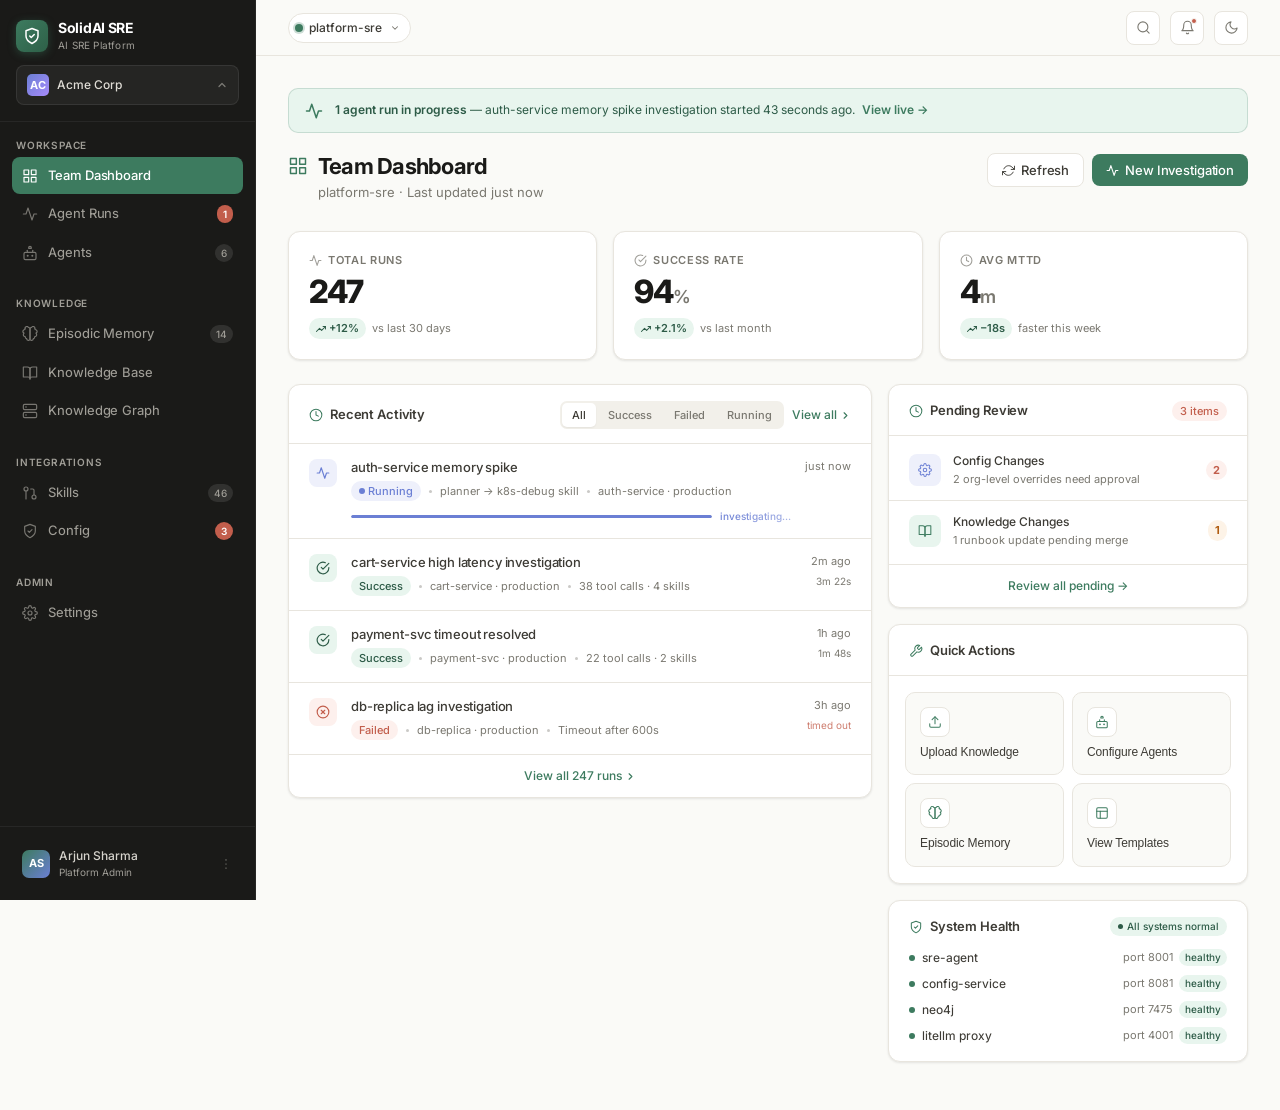
<file: .superpowers/brainstorm/13862-1774681377/content/full-redesign.html>
<!DOCTYPE html>
<html lang="en">
<head>
  <meta charset="UTF-8" />
  <meta name="viewport" content="width=device-width, initial-scale=1.0" />
  <title>SolidAI SRE — Team Dashboard</title>
  <link rel="preconnect" href="https://fonts.googleapis.com" />
  <link rel="preconnect" href="https://fonts.gstatic.com" crossorigin />
  <link href="https://fonts.googleapis.com/css2?family=Inter:wght@300;400;500;600;700;800&display=swap" rel="stylesheet" />
  <style>
    /* ─── Reset & Base ─────────────────────────────────────────────── */
    *, *::before, *::after { box-sizing: border-box; margin: 0; padding: 0; }

    :root {
      /* Light palette */
      --ws-bg:          #FAFAF7;
      --sidebar-bg:     #1A1A18;
      --sidebar-active: #3D7B5F;
      --sidebar-active-text: #FFFFFF;
      --sidebar-muted:  #A09E97;
      --sidebar-hover:  rgba(255,255,255,0.06);
      --card-bg:        #FFFFFF;
      --card-border:    #E8E5DE;
      --card-shadow:    0 1px 3px rgba(0,0,0,0.06), 0 1px 2px rgba(0,0,0,0.04);
      --card-shadow-md: 0 4px 12px rgba(0,0,0,0.07), 0 1px 3px rgba(0,0,0,0.04);
      --page-title:     #1A1A18;
      --body-text:      #3D3B35;
      --muted-text:     #7A7870;
      --accent:         #3D7B5F;
      --accent-hover:   #2E6048;
      --accent-light:   #E8F5EE;
      --danger:         #c25e4c;
      --danger-bg:      #FDF0ED;
      --success-bg:     #E8F5EE;
      --success-text:   #2D5B47;
      --neutral-bg:     #F2F0EA;
      --neutral-text:   #5A5850;
      --stat-num:       #1A1A18;
      --divider:        #E8E5DE;
      --input-bg:       #FFFFFF;
      --input-border:   #D4D0C8;
      --running-color:  #6B7FD4;
      --running-bg:     #EEF0FB;
      --sidebar-w:      256px;
    }

    html.dark {
      --ws-bg:       #2D2D2A;
      --card-bg:     #3D3B35;
      --card-border: #5A5850;
      --card-shadow: 0 1px 3px rgba(0,0,0,0.2), 0 1px 2px rgba(0,0,0,0.15);
      --card-shadow-md: 0 4px 12px rgba(0,0,0,0.3), 0 1px 3px rgba(0,0,0,0.2);
      --page-title:  #FAFAF7;
      --body-text:   #E8E5DE;
      --muted-text:  #A09E97;
      --stat-num:    #FAFAF7;
      --divider:     #5A5850;
      --input-bg:    #2D2D2A;
      --input-border:#5A5850;
      --neutral-bg:  #4A4840;
      --neutral-text:#C8C5BC;
      --accent-light:#1E3D2F;
      --success-bg:  #1E3D2F;
      --success-text:#7EC8A0;
      --danger-bg:   #3D2420;
      --running-bg:  #252840;
    }

    html, body {
      height: 100%;
      font-family: 'Inter', -apple-system, BlinkMacSystemFont, sans-serif;
      background: var(--ws-bg);
      color: var(--body-text);
      font-size: 14px;
      line-height: 1.5;
      -webkit-font-smoothing: antialiased;
      transition: background 0.3s cubic-bezier(0.32,0.72,0,1), color 0.3s cubic-bezier(0.32,0.72,0,1);
    }

    /* ─── Layout Shell ─────────────────────────────────────────────── */
    .app-shell {
      display: flex;
      min-height: 100vh;
    }

    /* ─── Sidebar ──────────────────────────────────────────────────── */
    .sidebar {
      width: var(--sidebar-w);
      flex-shrink: 0;
      background: var(--sidebar-bg);
      display: flex;
      flex-direction: column;
      position: fixed;
      top: 0; left: 0;
      height: 100vh;
      overflow-y: auto;
      overflow-x: hidden;
      z-index: 40;
      border-right: 1px solid rgba(255,255,255,0.05);
    }

    .sidebar::-webkit-scrollbar { width: 4px; }
    .sidebar::-webkit-scrollbar-track { background: transparent; }
    .sidebar::-webkit-scrollbar-thumb { background: rgba(255,255,255,0.08); border-radius: 2px; }

    .sidebar-header {
      padding: 20px 16px 16px;
      border-bottom: 1px solid rgba(255,255,255,0.06);
    }

    .logo-row {
      display: flex;
      align-items: center;
      gap: 10px;
    }

    .logo-mark {
      width: 32px; height: 32px;
      background: linear-gradient(135deg, #3D7B5F 0%, #2E6048 100%);
      border-radius: 8px;
      display: flex; align-items: center; justify-content: center;
      flex-shrink: 0;
      box-shadow: 0 2px 8px rgba(61,123,95,0.4);
    }

    .logo-mark svg { width: 18px; height: 18px; color: #fff; }

    .logo-text {
      display: flex;
      flex-direction: column;
    }

    .logo-name {
      font-size: 14px;
      font-weight: 700;
      color: #FFFFFF;
      letter-spacing: -0.02em;
      line-height: 1.2;
    }

    .logo-sub {
      font-size: 10px;
      color: var(--sidebar-muted);
      font-weight: 400;
      letter-spacing: 0.02em;
      margin-top: 1px;
    }

    .org-switcher {
      margin-top: 12px;
      background: rgba(255,255,255,0.05);
      border: 1px solid rgba(255,255,255,0.08);
      border-radius: 8px;
      padding: 8px 10px;
      display: flex;
      align-items: center;
      gap: 8px;
      cursor: pointer;
      transition: background 0.2s;
    }
    .org-switcher:hover { background: rgba(255,255,255,0.08); }

    .org-avatar {
      width: 22px; height: 22px;
      background: linear-gradient(135deg, #6B7FD4, #A78BFA);
      border-radius: 5px;
      font-size: 11px;
      font-weight: 700;
      color: #fff;
      display: flex; align-items: center; justify-content: center;
      flex-shrink: 0;
    }

    .org-name {
      font-size: 12px;
      font-weight: 500;
      color: #E0DDD6;
      flex: 1;
    }

    .org-chevron {
      color: var(--sidebar-muted);
      opacity: 0.7;
    }

    /* Nav sections */
    .nav-section {
      padding: 16px 12px 8px;
    }

    .nav-section-label {
      font-size: 10px;
      font-weight: 600;
      color: var(--sidebar-muted);
      letter-spacing: 0.08em;
      text-transform: uppercase;
      padding: 0 4px;
      margin-bottom: 4px;
    }

    .nav-item {
      display: flex;
      align-items: center;
      gap: 10px;
      padding: 9px 10px;
      border-radius: 8px;
      cursor: pointer;
      color: var(--sidebar-muted);
      font-size: 13px;
      font-weight: 450;
      letter-spacing: -0.005em;
      transition: all 0.18s cubic-bezier(0.32,0.72,0,1);
      text-decoration: none;
      position: relative;
      margin-bottom: 1px;
      user-select: none;
    }

    .nav-item:hover {
      background: var(--sidebar-hover);
      color: #D6D3CC;
    }

    .nav-item.active {
      background: var(--sidebar-active);
      color: var(--sidebar-active-text);
      font-weight: 500;
    }

    .nav-item.active .nav-icon { color: #fff; opacity: 1; }

    .nav-icon {
      width: 16px; height: 16px;
      flex-shrink: 0;
      opacity: 0.7;
      transition: opacity 0.18s;
    }
    .nav-item:hover .nav-icon { opacity: 0.9; }

    .nav-badge {
      margin-left: auto;
      background: var(--danger);
      color: #fff;
      font-size: 10px;
      font-weight: 600;
      padding: 1px 6px;
      border-radius: 10px;
      line-height: 1.6;
    }

    .nav-badge-neutral {
      margin-left: auto;
      background: rgba(255,255,255,0.1);
      color: var(--sidebar-muted);
      font-size: 10px;
      font-weight: 500;
      padding: 1px 6px;
      border-radius: 10px;
      line-height: 1.6;
    }

    .sidebar-footer {
      margin-top: auto;
      padding: 12px;
      border-top: 1px solid rgba(255,255,255,0.06);
    }

    .sidebar-user {
      display: flex;
      align-items: center;
      gap: 9px;
      padding: 8px 10px;
      border-radius: 8px;
      cursor: pointer;
      transition: background 0.18s;
    }
    .sidebar-user:hover { background: var(--sidebar-hover); }

    .user-avatar {
      width: 28px; height: 28px;
      background: linear-gradient(135deg, #3D7B5F, #6B7FD4);
      border-radius: 7px;
      font-size: 11px;
      font-weight: 700;
      color: #fff;
      display: flex; align-items: center; justify-content: center;
      flex-shrink: 0;
    }

    .user-info { flex: 1; min-width: 0; }
    .user-name {
      font-size: 12px;
      font-weight: 500;
      color: #D6D3CC;
      white-space: nowrap;
      overflow: hidden;
      text-overflow: ellipsis;
    }
    .user-role {
      font-size: 10px;
      color: var(--sidebar-muted);
    }

    /* ─── Main Content ─────────────────────────────────────────────── */
    .main {
      margin-left: var(--sidebar-w);
      flex: 1;
      min-height: 100vh;
      background: var(--ws-bg);
      transition: background 0.3s cubic-bezier(0.32,0.72,0,1);
    }

    .topbar {
      height: 56px;
      border-bottom: 1px solid var(--divider);
      display: flex;
      align-items: center;
      justify-content: flex-end;
      padding: 0 32px;
      gap: 10px;
      background: var(--ws-bg);
      transition: background 0.3s cubic-bezier(0.32,0.72,0,1), border-color 0.3s;
      position: sticky;
      top: 0;
      z-index: 30;
    }

    .topbar-team-pill {
      display: flex;
      align-items: center;
      gap: 6px;
      padding: 5px 10px 5px 6px;
      background: var(--card-bg);
      border: 1px solid var(--card-border);
      border-radius: 20px;
      font-size: 12px;
      font-weight: 500;
      color: var(--body-text);
      cursor: pointer;
      transition: all 0.18s;
    }
    .topbar-team-pill:hover { border-color: var(--accent); }

    .team-dot {
      width: 8px; height: 8px;
      background: #3D7B5F;
      border-radius: 50%;
      box-shadow: 0 0 0 2px rgba(61,123,95,0.25);
    }

    .topbar-icon-btn {
      width: 34px; height: 34px;
      border-radius: 8px;
      border: 1px solid var(--card-border);
      background: var(--card-bg);
      display: flex; align-items: center; justify-content: center;
      cursor: pointer;
      color: var(--muted-text);
      transition: all 0.18s cubic-bezier(0.32,0.72,0,1);
    }
    .topbar-icon-btn:hover {
      background: var(--neutral-bg);
      color: var(--body-text);
      border-color: var(--input-border);
    }
    .topbar-icon-btn svg { width: 15px; height: 15px; }

    .dark-toggle {
      width: 34px; height: 34px;
      border-radius: 8px;
      border: 1px solid var(--card-border);
      background: var(--card-bg);
      display: flex; align-items: center; justify-content: center;
      cursor: pointer;
      color: var(--muted-text);
      transition: all 0.2s cubic-bezier(0.32,0.72,0,1);
    }
    .dark-toggle:hover {
      background: var(--neutral-bg);
      color: var(--body-text);
      transform: rotate(15deg);
    }
    .dark-toggle svg { width: 15px; height: 15px; }

    /* ─── Page Content ─────────────────────────────────────────────── */
    .page-content {
      padding: 32px 32px 48px;
      max-width: 1280px;
    }

    /* Page Header */
    .page-header {
      margin-bottom: 28px;
      display: flex;
      align-items: flex-start;
      justify-content: space-between;
    }

    .page-header-left { flex: 1; }

    .page-title-row {
      display: flex;
      align-items: center;
      gap: 10px;
      margin-bottom: 4px;
    }

    .page-title-icon {
      width: 20px; height: 20px;
      color: var(--accent);
    }

    .page-title {
      font-size: 22px;
      font-weight: 700;
      color: var(--page-title);
      letter-spacing: -0.035em;
      line-height: 1.2;
      transition: color 0.3s;
    }

    .page-subtitle {
      font-size: 13px;
      color: var(--muted-text);
      font-weight: 400;
      margin-left: 30px;
      transition: color 0.3s;
    }

    .btn-primary {
      display: inline-flex;
      align-items: center;
      gap: 6px;
      padding: 8px 14px;
      background: var(--accent);
      color: #fff;
      border: none;
      border-radius: 8px;
      font-size: 13px;
      font-weight: 500;
      font-family: inherit;
      cursor: pointer;
      transition: all 0.18s cubic-bezier(0.32,0.72,0,1);
      letter-spacing: -0.01em;
      white-space: nowrap;
    }
    .btn-primary:hover {
      background: var(--accent-hover);
      transform: translateY(-1px);
      box-shadow: 0 4px 12px rgba(61,123,95,0.3);
    }
    .btn-primary:active { transform: translateY(0); }
    .btn-primary svg { width: 13px; height: 13px; }

    .btn-secondary {
      display: inline-flex;
      align-items: center;
      gap: 6px;
      padding: 8px 14px;
      background: var(--card-bg);
      color: var(--body-text);
      border: 1px solid var(--card-border);
      border-radius: 8px;
      font-size: 13px;
      font-weight: 500;
      font-family: inherit;
      cursor: pointer;
      transition: all 0.18s cubic-bezier(0.32,0.72,0,1);
      letter-spacing: -0.01em;
    }
    .btn-secondary:hover {
      background: var(--neutral-bg);
      border-color: var(--input-border);
    }
    .btn-secondary svg { width: 13px; height: 13px; }

    /* ─── Stat Cards ───────────────────────────────────────────────── */
    .stats-row {
      display: grid;
      grid-template-columns: repeat(3, 1fr);
      gap: 16px;
      margin-bottom: 24px;
    }

    .stat-card {
      background: var(--card-bg);
      border: 1px solid var(--card-border);
      border-radius: 12px;
      padding: 20px;
      box-shadow: var(--card-shadow);
      transition: all 0.3s cubic-bezier(0.32,0.72,0,1);
      position: relative;
      overflow: hidden;
    }

    .stat-card::before {
      content: '';
      position: absolute;
      top: 0; left: 0; right: 0;
      height: 2px;
      background: linear-gradient(90deg, var(--accent) 0%, transparent 100%);
      opacity: 0;
      transition: opacity 0.2s;
    }
    .stat-card:hover::before { opacity: 1; }

    .stat-card:hover {
      box-shadow: var(--card-shadow-md);
      transform: translateY(-1px);
    }

    .stat-label {
      font-size: 11px;
      font-weight: 600;
      color: var(--muted-text);
      text-transform: uppercase;
      letter-spacing: 0.06em;
      margin-bottom: 8px;
      display: flex;
      align-items: center;
      gap: 6px;
    }

    .stat-label svg {
      width: 13px; height: 13px;
      opacity: 0.7;
    }

    .stat-value {
      font-size: 32px;
      font-weight: 800;
      color: var(--stat-num);
      letter-spacing: -0.05em;
      line-height: 1;
      margin-bottom: 10px;
      transition: color 0.3s;
    }

    .stat-footer {
      display: flex;
      align-items: center;
      gap: 6px;
    }

    .trend-badge {
      display: inline-flex;
      align-items: center;
      gap: 3px;
      padding: 2px 7px;
      border-radius: 20px;
      font-size: 11px;
      font-weight: 600;
    }

    .trend-up {
      background: var(--success-bg);
      color: var(--success-text);
    }

    .trend-neutral {
      background: var(--neutral-bg);
      color: var(--neutral-text);
    }

    .trend-down {
      background: var(--danger-bg);
      color: var(--danger);
    }

    .trend-badge svg { width: 10px; height: 10px; }

    .stat-period {
      font-size: 11px;
      color: var(--muted-text);
    }

    /* ─── Main Grid ────────────────────────────────────────────────── */
    .main-grid {
      display: grid;
      grid-template-columns: 1fr 360px;
      gap: 16px;
      align-items: start;
    }

    /* ─── Cards ────────────────────────────────────────────────────── */
    .card {
      background: var(--card-bg);
      border: 1px solid var(--card-border);
      border-radius: 12px;
      box-shadow: var(--card-shadow);
      transition: background 0.3s cubic-bezier(0.32,0.72,0,1),
                  border-color 0.3s cubic-bezier(0.32,0.72,0,1),
                  box-shadow 0.2s cubic-bezier(0.32,0.72,0,1);
      overflow: hidden;
    }

    .card-header {
      padding: 16px 20px 14px;
      border-bottom: 1px solid var(--divider);
      display: flex;
      align-items: center;
      justify-content: space-between;
      transition: border-color 0.3s;
    }

    .card-title {
      font-size: 13px;
      font-weight: 600;
      color: var(--body-text);
      letter-spacing: -0.01em;
      display: flex;
      align-items: center;
      gap: 7px;
      transition: color 0.3s;
    }

    .card-title svg {
      width: 14px; height: 14px;
      color: var(--accent);
    }

    .card-actions {
      display: flex;
      align-items: center;
      gap: 8px;
    }

    .card-link {
      font-size: 12px;
      color: var(--accent);
      font-weight: 500;
      cursor: pointer;
      text-decoration: none;
      transition: opacity 0.15s;
      display: flex;
      align-items: center;
      gap: 3px;
    }
    .card-link:hover { opacity: 0.75; }
    .card-link svg { width: 11px; height: 11px; }

    .filter-tabs {
      display: flex;
      align-items: center;
      gap: 2px;
      background: var(--neutral-bg);
      border-radius: 7px;
      padding: 2px;
    }

    .filter-tab {
      padding: 4px 10px;
      font-size: 11px;
      font-weight: 500;
      color: var(--muted-text);
      border-radius: 5px;
      cursor: pointer;
      transition: all 0.15s cubic-bezier(0.32,0.72,0,1);
      white-space: nowrap;
    }
    .filter-tab.active {
      background: var(--card-bg);
      color: var(--body-text);
      box-shadow: 0 1px 2px rgba(0,0,0,0.06);
    }
    .filter-tab:hover:not(.active) { color: var(--body-text); }

    /* ─── Activity Rows ─────────────────────────────────────────────── */
    .activity-list { padding: 0; }

    .activity-row {
      display: flex;
      align-items: flex-start;
      gap: 14px;
      padding: 14px 20px;
      border-bottom: 1px solid var(--divider);
      transition: background 0.15s cubic-bezier(0.32,0.72,0,1);
      cursor: pointer;
      text-decoration: none;
    }

    .activity-row:last-child { border-bottom: none; }

    .activity-row:hover { background: var(--neutral-bg); }

    .status-icon {
      width: 28px; height: 28px;
      border-radius: 8px;
      display: flex; align-items: center; justify-content: center;
      flex-shrink: 0;
      margin-top: 1px;
    }

    .status-icon.success {
      background: var(--success-bg);
      color: var(--success-text);
    }

    .status-icon.failed {
      background: var(--danger-bg);
      color: var(--danger);
    }

    .status-icon.running {
      background: var(--running-bg);
      color: var(--running-color);
    }

    .status-icon svg { width: 14px; height: 14px; }

    .activity-body { flex: 1; min-width: 0; }

    .activity-title {
      font-size: 13px;
      font-weight: 500;
      color: var(--body-text);
      letter-spacing: -0.01em;
      margin-bottom: 3px;
      white-space: nowrap;
      overflow: hidden;
      text-overflow: ellipsis;
      transition: color 0.3s;
    }

    .activity-meta {
      display: flex;
      align-items: center;
      gap: 8px;
      flex-wrap: wrap;
    }

    .badge {
      display: inline-flex;
      align-items: center;
      gap: 3px;
      padding: 2px 8px;
      border-radius: 20px;
      font-size: 11px;
      font-weight: 500;
      white-space: nowrap;
    }

    .badge-success {
      background: var(--success-bg);
      color: var(--success-text);
    }

    .badge-failed {
      background: var(--danger-bg);
      color: var(--danger);
    }

    .badge-running {
      background: var(--running-bg);
      color: var(--running-color);
    }

    .badge-neutral {
      background: var(--neutral-bg);
      color: var(--neutral-text);
    }

    .badge svg { width: 9px; height: 9px; }

    .activity-timestamp {
      margin-left: auto;
      font-size: 11px;
      color: var(--muted-text);
      white-space: nowrap;
      flex-shrink: 0;
    }

    .activity-detail {
      font-size: 11px;
      color: var(--muted-text);
    }

    .dot-sep {
      width: 3px; height: 3px;
      background: var(--muted-text);
      border-radius: 50%;
      opacity: 0.4;
    }

    /* Running pulse indicator */
    .pulse-dot {
      width: 6px; height: 6px;
      background: var(--running-color);
      border-radius: 50%;
      flex-shrink: 0;
      animation: pulse-anim 1.6s ease-in-out infinite;
    }

    @keyframes pulse-anim {
      0%, 100% { opacity: 1; transform: scale(1); }
      50% { opacity: 0.5; transform: scale(0.8); }
    }

    .activity-progress {
      margin-top: 8px;
      display: flex;
      align-items: center;
      gap: 8px;
    }

    .progress-bar-bg {
      flex: 1;
      height: 3px;
      background: var(--divider);
      border-radius: 2px;
      overflow: hidden;
    }

    .progress-bar-fill {
      height: 100%;
      background: var(--running-color);
      border-radius: 2px;
      animation: progress-fill 3s ease-in-out infinite alternate;
    }

    @keyframes progress-fill {
      0% { width: 30%; }
      100% { width: 75%; }
    }

    .progress-label {
      font-size: 10px;
      color: var(--running-color);
      font-weight: 500;
      white-space: nowrap;
    }

    /* ─── Right Sidebar Cards ──────────────────────────────────────── */
    .right-col {
      display: flex;
      flex-direction: column;
      gap: 16px;
    }

    /* Pending Items */
    .pending-list { padding: 4px 0; }

    .pending-item {
      display: flex;
      align-items: center;
      gap: 12px;
      padding: 12px 20px;
      border-bottom: 1px solid var(--divider);
      transition: background 0.15s;
      cursor: pointer;
    }
    .pending-item:last-child { border-bottom: none; }
    .pending-item:hover { background: var(--neutral-bg); }

    .pending-icon {
      width: 32px; height: 32px;
      border-radius: 8px;
      display: flex; align-items: center; justify-content: center;
      flex-shrink: 0;
    }

    .pending-icon.config {
      background: #EEF0FB;
      color: #6B7FD4;
    }
    html.dark .pending-icon.config {
      background: #252840;
    }

    .pending-icon.knowledge {
      background: var(--accent-light);
      color: var(--accent);
    }

    .pending-icon svg { width: 14px; height: 14px; }

    .pending-body { flex: 1; min-width: 0; }

    .pending-title {
      font-size: 12px;
      font-weight: 500;
      color: var(--body-text);
      margin-bottom: 1px;
      transition: color 0.3s;
    }

    .pending-sub {
      font-size: 11px;
      color: var(--muted-text);
    }

    .pending-count {
      background: var(--danger-bg);
      color: var(--danger);
      font-size: 11px;
      font-weight: 700;
      padding: 2px 7px;
      border-radius: 10px;
      flex-shrink: 0;
    }

    .pending-count.amber {
      background: #FDF3E7;
      color: #B05C10;
    }

    html.dark .pending-count.amber {
      background: #3D2E20;
      color: #E8943A;
    }

    /* Quick Actions */
    .quick-actions-grid {
      display: grid;
      grid-template-columns: 1fr 1fr;
      gap: 8px;
      padding: 16px;
    }

    .quick-action-btn {
      display: flex;
      flex-direction: column;
      align-items: flex-start;
      gap: 8px;
      padding: 14px;
      background: var(--ws-bg);
      border: 1px solid var(--card-border);
      border-radius: 10px;
      cursor: pointer;
      transition: all 0.18s cubic-bezier(0.32,0.72,0,1);
      text-align: left;
    }

    .quick-action-btn:hover {
      background: var(--accent-light);
      border-color: rgba(61,123,95,0.25);
      transform: translateY(-1px);
    }

    .qa-icon {
      width: 30px; height: 30px;
      border-radius: 8px;
      background: var(--card-bg);
      border: 1px solid var(--card-border);
      display: flex; align-items: center; justify-content: center;
      color: var(--accent);
      transition: all 0.18s;
    }

    .quick-action-btn:hover .qa-icon {
      background: var(--accent);
      color: #fff;
      border-color: var(--accent);
    }

    .qa-icon svg { width: 14px; height: 14px; }

    .qa-label {
      font-size: 12px;
      font-weight: 500;
      color: var(--body-text);
      letter-spacing: -0.01em;
      line-height: 1.3;
      transition: color 0.3s;
    }

    /* ─── Dividers ─────────────────────────────────────────────────── */
    .section-divider {
      height: 1px;
      background: var(--divider);
      margin: 0;
      transition: background 0.3s;
    }

    /* ─── Empty / Footer items ─────────────────────────────────────── */
    .card-footer {
      padding: 12px 20px;
      border-top: 1px solid var(--divider);
      display: flex;
      align-items: center;
      justify-content: center;
      transition: border-color 0.3s;
    }

    /* ─── Agent Status Mini-Bar ─────────────────────────────────────── */
    .agent-status-bar {
      display: flex;
      align-items: center;
      gap: 6px;
      padding: 6px 10px;
      background: var(--running-bg);
      border: 1px solid rgba(107,127,212,0.2);
      border-radius: 8px;
      font-size: 11px;
      color: var(--running-color);
      font-weight: 500;
    }

    .agent-pulse {
      width: 6px; height: 6px;
      background: var(--running-color);
      border-radius: 50%;
      animation: pulse-anim 1.4s ease-in-out infinite;
    }

    /* ─── Info Banner ───────────────────────────────────────────────── */
    .info-banner {
      display: flex;
      align-items: flex-start;
      gap: 12px;
      padding: 12px 16px;
      background: var(--accent-light);
      border: 1px solid rgba(61,123,95,0.2);
      border-radius: 10px;
      margin-bottom: 20px;
    }

    .info-banner-icon {
      width: 18px; height: 18px;
      color: var(--accent);
      flex-shrink: 0;
      margin-top: 1px;
    }

    .info-banner-text {
      font-size: 12px;
      color: var(--success-text);
      line-height: 1.5;
    }

    .info-banner-text strong {
      font-weight: 600;
    }

    /* ─── Scrollbar ─────────────────────────────────────────────────── */
    .main::-webkit-scrollbar { width: 6px; }
    .main::-webkit-scrollbar-track { background: transparent; }
    .main::-webkit-scrollbar-thumb {
      background: var(--divider);
      border-radius: 3px;
    }

    /* ─── Transitions for dark mode ─────────────────────────────────── */
    .card, .stat-card, .topbar, .card-header,
    .section-divider, .activity-row, .pending-item,
    .quick-action-btn, .qa-icon, .badge, .filter-tab {
      transition-property: background, border-color, color, box-shadow;
      transition-duration: 0.25s;
      transition-timing-function: cubic-bezier(0.32,0.72,0,1);
    }

    /* ─── Shimmer (running row) ─────────────────────────────────────── */
    .shimmer-text {
      background: linear-gradient(
        90deg,
        var(--running-color) 0%,
        rgba(107,127,212,0.6) 50%,
        var(--running-color) 100%
      );
      background-size: 200% auto;
      -webkit-background-clip: text;
      -webkit-text-fill-color: transparent;
      background-clip: text;
      animation: shimmer 2.5s linear infinite;
    }

    @keyframes shimmer {
      0% { background-position: 0% center; }
      100% { background-position: 200% center; }
    }
  </style>
</head>
<body>
<div class="app-shell">

  <!-- ═══════════════════════════════════════════
       SIDEBAR
  ═══════════════════════════════════════════ -->
  <aside class="sidebar">

    <!-- Logo -->
    <div class="sidebar-header">
      <div class="logo-row">
        <div class="logo-mark">
          <!-- Shield-check icon -->
          <svg viewBox="0 0 24 24" fill="none" stroke="currentColor" stroke-width="2" stroke-linecap="round" stroke-linejoin="round">
            <path d="M12 22s8-4 8-10V5l-8-3-8 3v7c0 6 8 10 8 10z"/>
            <polyline points="9 12 11 14 15 10"/>
          </svg>
        </div>
        <div class="logo-text">
          <span class="logo-name">SolidAI SRE</span>
          <span class="logo-sub">AI SRE Platform</span>
        </div>
      </div>
      <div class="org-switcher">
        <div class="org-avatar">AC</div>
        <span class="org-name">Acme Corp</span>
        <!-- Chevrons up-down -->
        <svg class="org-chevron" width="12" height="12" viewBox="0 0 24 24" fill="none" stroke="currentColor" stroke-width="2.5" stroke-linecap="round" stroke-linejoin="round">
          <polyline points="18 15 12 9 6 15"/>
        </svg>
      </div>
    </div>

    <!-- Main Nav -->
    <div class="nav-section">
      <div class="nav-section-label">Workspace</div>

      <a class="nav-item active">
        <!-- LayoutDashboard -->
        <svg class="nav-icon" viewBox="0 0 24 24" fill="none" stroke="currentColor" stroke-width="1.75" stroke-linecap="round" stroke-linejoin="round">
          <rect x="3" y="3" width="7" height="7"/><rect x="14" y="3" width="7" height="7"/>
          <rect x="14" y="14" width="7" height="7"/><rect x="3" y="14" width="7" height="7"/>
        </svg>
        <span>Team Dashboard</span>
      </a>

      <a class="nav-item">
        <!-- Activity -->
        <svg class="nav-icon" viewBox="0 0 24 24" fill="none" stroke="currentColor" stroke-width="1.75" stroke-linecap="round" stroke-linejoin="round">
          <polyline points="22 12 18 12 15 21 9 3 6 12 2 12"/>
        </svg>
        <span>Agent Runs</span>
        <span class="nav-badge">1</span>
      </a>

      <a class="nav-item">
        <!-- Bot -->
        <svg class="nav-icon" viewBox="0 0 24 24" fill="none" stroke="currentColor" stroke-width="1.75" stroke-linecap="round" stroke-linejoin="round">
          <rect x="3" y="11" width="18" height="11" rx="2" ry="2"/>
          <path d="M12 2a2 2 0 0 1 2 2v1H10V4a2 2 0 0 1 2-2z"/>
          <circle cx="8.5" cy="16" r="1.5" fill="currentColor" stroke="none"/>
          <circle cx="15.5" cy="16" r="1.5" fill="currentColor" stroke="none"/>
          <line x1="8" y1="11" x2="8" y2="8"/><line x1="16" y1="11" x2="16" y2="8"/>
        </svg>
        <span>Agents</span>
        <span class="nav-badge-neutral">6</span>
      </a>
    </div>

    <div class="nav-section">
      <div class="nav-section-label">Knowledge</div>

      <a class="nav-item">
        <!-- Brain -->
        <svg class="nav-icon" viewBox="0 0 24 24" fill="none" stroke="currentColor" stroke-width="1.75" stroke-linecap="round" stroke-linejoin="round">
          <path d="M9.5 2A2.5 2.5 0 0 1 12 4.5v15a2.5 2.5 0 0 1-4.96-.46 2.5 2.5 0 0 1-1.96-2.96A3 3 0 0 1 2 13a3 3 0 0 1 1.08-2.29 2.5 2.5 0 0 1-.28-4.69A2.5 2.5 0 0 1 5 4.5 2.5 2.5 0 0 1 9.5 2z"/>
          <path d="M14.5 2A2.5 2.5 0 0 0 12 4.5v15a2.5 2.5 0 0 0 4.96-.46 2.5 2.5 0 0 0 1.96-2.96A3 3 0 0 0 22 13a3 3 0 0 0-1.08-2.29 2.5 2.5 0 0 0 .28-4.69A2.5 2.5 0 0 0 19 4.5 2.5 2.5 0 0 0 14.5 2z"/>
        </svg>
        <span>Episodic Memory</span>
        <span class="nav-badge-neutral">14</span>
      </a>

      <a class="nav-item">
        <!-- BookOpen -->
        <svg class="nav-icon" viewBox="0 0 24 24" fill="none" stroke="currentColor" stroke-width="1.75" stroke-linecap="round" stroke-linejoin="round">
          <path d="M2 3h6a4 4 0 0 1 4 4v14a3 3 0 0 0-3-3H2z"/>
          <path d="M22 3h-6a4 4 0 0 0-4 4v14a3 3 0 0 1 3-3h7z"/>
        </svg>
        <span>Knowledge Base</span>
      </a>

      <a class="nav-item">
        <!-- Server / Neo4j -->
        <svg class="nav-icon" viewBox="0 0 24 24" fill="none" stroke="currentColor" stroke-width="1.75" stroke-linecap="round" stroke-linejoin="round">
          <rect x="2" y="2" width="20" height="8" rx="2" ry="2"/>
          <rect x="2" y="14" width="20" height="8" rx="2" ry="2"/>
          <line x1="6" y1="6" x2="6.01" y2="6" stroke-width="2.5"/>
          <line x1="6" y1="18" x2="6.01" y2="18" stroke-width="2.5"/>
        </svg>
        <span>Knowledge Graph</span>
      </a>
    </div>

    <div class="nav-section">
      <div class="nav-section-label">Integrations</div>

      <a class="nav-item">
        <!-- GitPullRequest / Skills -->
        <svg class="nav-icon" viewBox="0 0 24 24" fill="none" stroke="currentColor" stroke-width="1.75" stroke-linecap="round" stroke-linejoin="round">
          <circle cx="18" cy="18" r="3"/><circle cx="6" cy="6" r="3"/>
          <path d="M13 6h3a2 2 0 0 1 2 2v7"/>
          <line x1="6" y1="9" x2="6" y2="21"/>
        </svg>
        <span>Skills</span>
        <span class="nav-badge-neutral">46</span>
      </a>

      <a class="nav-item">
        <!-- ShieldCheck / Config -->
        <svg class="nav-icon" viewBox="0 0 24 24" fill="none" stroke="currentColor" stroke-width="1.75" stroke-linecap="round" stroke-linejoin="round">
          <path d="M12 22s8-4 8-10V5l-8-3-8 3v7c0 6 8 10 8 10z"/>
          <polyline points="9 12 11 14 15 10"/>
        </svg>
        <span>Config</span>
        <span class="nav-badge">3</span>
      </a>
    </div>

    <div class="nav-section">
      <div class="nav-section-label">Admin</div>
      <a class="nav-item">
        <!-- Settings -->
        <svg class="nav-icon" viewBox="0 0 24 24" fill="none" stroke="currentColor" stroke-width="1.75" stroke-linecap="round" stroke-linejoin="round">
          <circle cx="12" cy="12" r="3"/>
          <path d="M19.4 15a1.65 1.65 0 0 0 .33 1.82l.06.06a2 2 0 0 1 0 2.83 2 2 0 0 1-2.83 0l-.06-.06a1.65 1.65 0 0 0-1.82-.33 1.65 1.65 0 0 0-1 1.51V21a2 2 0 0 1-2 2 2 2 0 0 1-2-2v-.09A1.65 1.65 0 0 0 9 19.4a1.65 1.65 0 0 0-1.82.33l-.06.06a2 2 0 0 1-2.83 0 2 2 0 0 1 0-2.83l.06-.06A1.65 1.65 0 0 0 4.68 15a1.65 1.65 0 0 0-1.51-1H3a2 2 0 0 1-2-2 2 2 0 0 1 2-2h.09A1.65 1.65 0 0 0 4.6 9a1.65 1.65 0 0 0-.33-1.82l-.06-.06a2 2 0 0 1 0-2.83 2 2 0 0 1 2.83 0l.06.06A1.65 1.65 0 0 0 9 4.68a1.65 1.65 0 0 0 1-1.51V3a2 2 0 0 1 2-2 2 2 0 0 1 2 2v.09a1.65 1.65 0 0 0 1 1.51 1.65 1.65 0 0 0 1.82-.33l.06-.06a2 2 0 0 1 2.83 0 2 2 0 0 1 0 2.83l-.06.06A1.65 1.65 0 0 0 19.4 9a1.65 1.65 0 0 0 1.51 1H21a2 2 0 0 1 2 2 2 2 0 0 1-2 2h-.09a1.65 1.65 0 0 0-1.51 1z"/>
        </svg>
        <span>Settings</span>
      </a>
    </div>

    <!-- User Footer -->
    <div class="sidebar-footer">
      <div class="sidebar-user">
        <div class="user-avatar">AS</div>
        <div class="user-info">
          <div class="user-name">Arjun Sharma</div>
          <div class="user-role">Platform Admin</div>
        </div>
        <!-- More options -->
        <svg style="width:14px;height:14px;color:#A09E97;flex-shrink:0" viewBox="0 0 24 24" fill="none" stroke="currentColor" stroke-width="2" stroke-linecap="round" stroke-linejoin="round">
          <circle cx="12" cy="5" r="1" fill="currentColor" stroke="none"/>
          <circle cx="12" cy="12" r="1" fill="currentColor" stroke="none"/>
          <circle cx="12" cy="19" r="1" fill="currentColor" stroke="none"/>
        </svg>
      </div>
    </div>
  </aside>

  <!-- ═══════════════════════════════════════════
       MAIN CONTENT
  ═══════════════════════════════════════════ -->
  <main class="main">

    <!-- Top Bar -->
    <div class="topbar">
      <!-- Team indicator -->
      <div class="topbar-team-pill">
        <div class="team-dot"></div>
        <span style="font-size:12px;font-weight:500;color:var(--body-text)">platform-sre</span>
        <!-- small chevron -->
        <svg style="width:10px;height:10px;color:var(--muted-text);margin-left:2px" viewBox="0 0 24 24" fill="none" stroke="currentColor" stroke-width="2.5" stroke-linecap="round" stroke-linejoin="round">
          <polyline points="6 9 12 15 18 9"/>
        </svg>
      </div>

      <!-- Spacer -->
      <div style="flex:1"></div>

      <!-- Search -->
      <div class="topbar-icon-btn" title="Search">
        <svg viewBox="0 0 24 24" fill="none" stroke="currentColor" stroke-width="1.75" stroke-linecap="round" stroke-linejoin="round">
          <circle cx="11" cy="11" r="8"/>
          <line x1="21" y1="21" x2="16.65" y2="16.65"/>
        </svg>
      </div>

      <!-- Notifications -->
      <div class="topbar-icon-btn" title="Notifications" style="position:relative">
        <svg viewBox="0 0 24 24" fill="none" stroke="currentColor" stroke-width="1.75" stroke-linecap="round" stroke-linejoin="round">
          <path d="M18 8A6 6 0 0 0 6 8c0 7-3 9-3 9h18s-3-2-3-9"/>
          <path d="M13.73 21a2 2 0 0 1-3.46 0"/>
        </svg>
        <span style="position:absolute;top:6px;right:6px;width:6px;height:6px;background:#c25e4c;border-radius:50%;border:1.5px solid var(--ws-bg)"></span>
      </div>

      <!-- Dark Mode Toggle -->
      <button class="dark-toggle" id="darkToggle" title="Toggle dark mode">
        <!-- Moon icon (shown in light mode) -->
        <svg id="icon-moon" viewBox="0 0 24 24" fill="none" stroke="currentColor" stroke-width="1.75" stroke-linecap="round" stroke-linejoin="round">
          <path d="M21 12.79A9 9 0 1 1 11.21 3 7 7 0 0 0 21 12.79z"/>
        </svg>
        <!-- Sun icon (shown in dark mode, hidden initially) -->
        <svg id="icon-sun" viewBox="0 0 24 24" fill="none" stroke="currentColor" stroke-width="1.75" stroke-linecap="round" stroke-linejoin="round" style="display:none">
          <circle cx="12" cy="12" r="5"/>
          <line x1="12" y1="1" x2="12" y2="3"/>
          <line x1="12" y1="21" x2="12" y2="23"/>
          <line x1="4.22" y1="4.22" x2="5.64" y2="5.64"/>
          <line x1="18.36" y1="18.36" x2="19.78" y2="19.78"/>
          <line x1="1" y1="12" x2="3" y2="12"/>
          <line x1="21" y1="12" x2="23" y2="12"/>
          <line x1="4.22" y1="19.78" x2="5.64" y2="18.36"/>
          <line x1="18.36" y1="5.64" x2="19.78" y2="4.22"/>
        </svg>
      </button>
    </div>

    <!-- Page Body -->
    <div class="page-content">

      <!-- Active Agent Banner -->
      <div class="info-banner">
        <svg class="info-banner-icon" viewBox="0 0 24 24" fill="none" stroke="currentColor" stroke-width="2" stroke-linecap="round" stroke-linejoin="round">
          <polyline points="22 12 18 12 15 21 9 3 6 12 2 12"/>
        </svg>
        <div class="info-banner-text">
          <strong>1 agent run in progress</strong> — auth-service memory spike investigation started 43 seconds ago.
          <a href="#" style="color:var(--accent);text-decoration:none;font-weight:600;margin-left:4px">View live →</a>
        </div>
      </div>

      <!-- Page Header -->
      <div class="page-header">
        <div class="page-header-left">
          <div class="page-title-row">
            <!-- LayoutDashboard icon -->
            <svg class="page-title-icon" viewBox="0 0 24 24" fill="none" stroke="currentColor" stroke-width="1.75" stroke-linecap="round" stroke-linejoin="round">
              <rect x="3" y="3" width="7" height="7"/><rect x="14" y="3" width="7" height="7"/>
              <rect x="14" y="14" width="7" height="7"/><rect x="3" y="14" width="7" height="7"/>
            </svg>
            <h1 class="page-title">Team Dashboard</h1>
          </div>
          <p class="page-subtitle">platform-sre · Last updated just now</p>
        </div>

        <div style="display:flex;gap:8px;align-items:center">
          <button class="btn-secondary">
            <!-- RefreshCw -->
            <svg viewBox="0 0 24 24" fill="none" stroke="currentColor" stroke-width="1.75" stroke-linecap="round" stroke-linejoin="round">
              <polyline points="23 4 23 10 17 10"/>
              <polyline points="1 20 1 14 7 14"/>
              <path d="M3.51 9a9 9 0 0 1 14.85-3.36L23 10M1 14l4.64 4.36A9 9 0 0 0 20.49 15"/>
            </svg>
            Refresh
          </button>
          <button class="btn-primary">
            <!-- Activity -->
            <svg viewBox="0 0 24 24" fill="none" stroke="currentColor" stroke-width="2" stroke-linecap="round" stroke-linejoin="round">
              <polyline points="22 12 18 12 15 21 9 3 6 12 2 12"/>
            </svg>
            New Investigation
          </button>
        </div>
      </div>

      <!-- ── Stat Cards ── -->
      <div class="stats-row">

        <!-- Total Runs -->
        <div class="stat-card">
          <div class="stat-label">
            <!-- Activity icon -->
            <svg viewBox="0 0 24 24" fill="none" stroke="currentColor" stroke-width="2" stroke-linecap="round" stroke-linejoin="round">
              <polyline points="22 12 18 12 15 21 9 3 6 12 2 12"/>
            </svg>
            Total Runs
          </div>
          <div class="stat-value">247</div>
          <div class="stat-footer">
            <span class="trend-badge trend-up">
              <!-- TrendingUp -->
              <svg viewBox="0 0 24 24" fill="none" stroke="currentColor" stroke-width="2.5" stroke-linecap="round" stroke-linejoin="round">
                <polyline points="23 6 13.5 15.5 8.5 10.5 1 18"/>
                <polyline points="17 6 23 6 23 12"/>
              </svg>
              +12%
            </span>
            <span class="stat-period">vs last 30 days</span>
          </div>
        </div>

        <!-- Success Rate -->
        <div class="stat-card">
          <div class="stat-label">
            <!-- CheckCircle icon -->
            <svg viewBox="0 0 24 24" fill="none" stroke="currentColor" stroke-width="2" stroke-linecap="round" stroke-linejoin="round">
              <path d="M22 11.08V12a10 10 0 1 1-5.93-9.14"/>
              <polyline points="22 4 12 14.01 9 11.01"/>
            </svg>
            Success Rate
          </div>
          <div class="stat-value">94<span style="font-size:18px;font-weight:600;letter-spacing:-0.02em;color:var(--muted-text)">%</span></div>
          <div class="stat-footer">
            <span class="trend-badge trend-up">
              <svg viewBox="0 0 24 24" fill="none" stroke="currentColor" stroke-width="2.5" stroke-linecap="round" stroke-linejoin="round">
                <polyline points="23 6 13.5 15.5 8.5 10.5 1 18"/>
                <polyline points="17 6 23 6 23 12"/>
              </svg>
              +2.1%
            </span>
            <span class="stat-period">vs last month</span>
          </div>
        </div>

        <!-- Avg MTTD -->
        <div class="stat-card">
          <div class="stat-label">
            <!-- Clock icon -->
            <svg viewBox="0 0 24 24" fill="none" stroke="currentColor" stroke-width="2" stroke-linecap="round" stroke-linejoin="round">
              <circle cx="12" cy="12" r="10"/>
              <polyline points="12 6 12 12 16 14"/>
            </svg>
            Avg MTTD
          </div>
          <div class="stat-value">4<span style="font-size:18px;font-weight:600;letter-spacing:-0.02em;color:var(--muted-text)">m</span></div>
          <div class="stat-footer">
            <span class="trend-badge trend-up">
              <svg viewBox="0 0 24 24" fill="none" stroke="currentColor" stroke-width="2.5" stroke-linecap="round" stroke-linejoin="round">
                <polyline points="23 6 13.5 15.5 8.5 10.5 1 18"/>
                <polyline points="17 6 23 6 23 12"/>
              </svg>
              −18s
            </span>
            <span class="stat-period">faster this week</span>
          </div>
        </div>

      </div>

      <!-- ── Main 2-Col Grid ── -->
      <div class="main-grid">

        <!-- LEFT: Recent Activity -->
        <div class="card">
          <div class="card-header">
            <div class="card-title">
              <!-- Clock icon -->
              <svg viewBox="0 0 24 24" fill="none" stroke="currentColor" stroke-width="1.75" stroke-linecap="round" stroke-linejoin="round">
                <circle cx="12" cy="12" r="10"/>
                <polyline points="12 6 12 12 16 14"/>
              </svg>
              Recent Activity
            </div>
            <div class="card-actions">
              <!-- Filter tabs -->
              <div class="filter-tabs">
                <div class="filter-tab active">All</div>
                <div class="filter-tab">Success</div>
                <div class="filter-tab">Failed</div>
                <div class="filter-tab">Running</div>
              </div>
              <a class="card-link">
                View all
                <svg viewBox="0 0 24 24" fill="none" stroke="currentColor" stroke-width="2.5" stroke-linecap="round" stroke-linejoin="round">
                  <polyline points="9 18 15 12 9 6"/>
                </svg>
              </a>
            </div>
          </div>

          <div class="activity-list">

            <!-- Row 1: Running (latest, at top) -->
            <div class="activity-row">
              <div class="status-icon running">
                <!-- Activity / running spinner -->
                <svg viewBox="0 0 24 24" fill="none" stroke="currentColor" stroke-width="2" stroke-linecap="round" stroke-linejoin="round">
                  <polyline points="22 12 18 12 15 21 9 3 6 12 2 12"/>
                </svg>
              </div>
              <div class="activity-body">
                <div class="activity-title">auth-service memory spike</div>
                <div class="activity-meta">
                  <span class="badge badge-running">
                    <span class="pulse-dot"></span>
                    Running
                  </span>
                  <span class="dot-sep"></span>
                  <span class="activity-detail">planner → k8s-debug skill</span>
                  <span class="dot-sep"></span>
                  <span class="activity-detail">auth-service · production</span>
                </div>
                <div class="activity-progress">
                  <div class="progress-bar-bg">
                    <div class="progress-bar-fill"></div>
                  </div>
                  <span class="progress-label shimmer-text">investigating…</span>
                </div>
              </div>
              <span class="activity-timestamp">just now</span>
            </div>

            <!-- Row 2: Success -->
            <div class="activity-row">
              <div class="status-icon success">
                <!-- CheckCircle -->
                <svg viewBox="0 0 24 24" fill="none" stroke="currentColor" stroke-width="2" stroke-linecap="round" stroke-linejoin="round">
                  <path d="M22 11.08V12a10 10 0 1 1-5.93-9.14"/>
                  <polyline points="22 4 12 14.01 9 11.01"/>
                </svg>
              </div>
              <div class="activity-body">
                <div class="activity-title">cart-service high latency investigation</div>
                <div class="activity-meta">
                  <span class="badge badge-success">Success</span>
                  <span class="dot-sep"></span>
                  <span class="activity-detail">cart-service · production</span>
                  <span class="dot-sep"></span>
                  <span class="activity-detail">38 tool calls · 4 skills</span>
                </div>
              </div>
              <div style="display:flex;flex-direction:column;align-items:flex-end;gap:4px;flex-shrink:0">
                <span class="activity-timestamp">2m ago</span>
                <span style="font-size:10px;color:var(--muted-text)">3m 22s</span>
              </div>
            </div>

            <!-- Row 3: Success -->
            <div class="activity-row">
              <div class="status-icon success">
                <svg viewBox="0 0 24 24" fill="none" stroke="currentColor" stroke-width="2" stroke-linecap="round" stroke-linejoin="round">
                  <path d="M22 11.08V12a10 10 0 1 1-5.93-9.14"/>
                  <polyline points="22 4 12 14.01 9 11.01"/>
                </svg>
              </div>
              <div class="activity-body">
                <div class="activity-title">payment-svc timeout resolved</div>
                <div class="activity-meta">
                  <span class="badge badge-success">Success</span>
                  <span class="dot-sep"></span>
                  <span class="activity-detail">payment-svc · production</span>
                  <span class="dot-sep"></span>
                  <span class="activity-detail">22 tool calls · 2 skills</span>
                </div>
              </div>
              <div style="display:flex;flex-direction:column;align-items:flex-end;gap:4px;flex-shrink:0">
                <span class="activity-timestamp">1h ago</span>
                <span style="font-size:10px;color:var(--muted-text)">1m 48s</span>
              </div>
            </div>

            <!-- Row 4: Failed -->
            <div class="activity-row">
              <div class="status-icon failed">
                <!-- XCircle -->
                <svg viewBox="0 0 24 24" fill="none" stroke="currentColor" stroke-width="2" stroke-linecap="round" stroke-linejoin="round">
                  <circle cx="12" cy="12" r="10"/>
                  <line x1="15" y1="9" x2="9" y2="15"/>
                  <line x1="9" y1="9" x2="15" y2="15"/>
                </svg>
              </div>
              <div class="activity-body">
                <div class="activity-title">db-replica lag investigation</div>
                <div class="activity-meta">
                  <span class="badge badge-failed">Failed</span>
                  <span class="dot-sep"></span>
                  <span class="activity-detail">db-replica · production</span>
                  <span class="dot-sep"></span>
                  <span class="activity-detail">Timeout after 600s</span>
                </div>
              </div>
              <div style="display:flex;flex-direction:column;align-items:flex-end;gap:4px;flex-shrink:0">
                <span class="activity-timestamp">3h ago</span>
                <span style="font-size:10px;color:var(--danger);opacity:0.8">timed out</span>
              </div>
            </div>

          </div>

          <div class="card-footer">
            <a class="card-link" style="font-size:12px">
              View all 247 runs
              <svg viewBox="0 0 24 24" fill="none" stroke="currentColor" stroke-width="2.5" stroke-linecap="round" stroke-linejoin="round">
                <polyline points="9 18 15 12 9 6"/>
              </svg>
            </a>
          </div>
        </div>

        <!-- RIGHT COL -->
        <div class="right-col">

          <!-- Pending Items -->
          <div class="card">
            <div class="card-header">
              <div class="card-title">
                <!-- Clock icon -->
                <svg viewBox="0 0 24 24" fill="none" stroke="currentColor" stroke-width="1.75" stroke-linecap="round" stroke-linejoin="round">
                  <circle cx="12" cy="12" r="10"/>
                  <polyline points="12 6 12 12 16 14"/>
                </svg>
                Pending Review
              </div>
              <span class="badge badge-failed" style="font-size:11px">3 items</span>
            </div>

            <div class="pending-list">

              <!-- Config Changes -->
              <div class="pending-item">
                <div class="pending-icon config">
                  <!-- Settings icon -->
                  <svg viewBox="0 0 24 24" fill="none" stroke="currentColor" stroke-width="1.75" stroke-linecap="round" stroke-linejoin="round">
                    <circle cx="12" cy="12" r="3"/>
                    <path d="M19.4 15a1.65 1.65 0 0 0 .33 1.82l.06.06a2 2 0 0 1-2.83 2.83l-.06-.06a1.65 1.65 0 0 0-1.82-.33 1.65 1.65 0 0 0-1 1.51V21a2 2 0 0 1-4 0v-.09A1.65 1.65 0 0 0 9 19.4a1.65 1.65 0 0 0-1.82.33l-.06.06a2 2 0 0 1-2.83-2.83l.06-.06A1.65 1.65 0 0 0 4.68 15a1.65 1.65 0 0 0-1.51-1H3a2 2 0 0 1 0-4h.09A1.65 1.65 0 0 0 4.6 9a1.65 1.65 0 0 0-.33-1.82l-.06-.06a2 2 0 0 1 2.83-2.83l.06.06A1.65 1.65 0 0 0 9 4.68a1.65 1.65 0 0 0 1-1.51V3a2 2 0 0 1 4 0v.09a1.65 1.65 0 0 0 1 1.51 1.65 1.65 0 0 0 1.82-.33l.06-.06a2 2 0 0 1 2.83 2.83l-.06.06A1.65 1.65 0 0 0 19.4 9a1.65 1.65 0 0 0 1.51 1H21a2 2 0 0 1 0 4h-.09a1.65 1.65 0 0 0-1.51 1z"/>
                  </svg>
                </div>
                <div class="pending-body">
                  <div class="pending-title">Config Changes</div>
                  <div class="pending-sub">2 org-level overrides need approval</div>
                </div>
                <span class="pending-count">2</span>
              </div>

              <!-- Knowledge Changes -->
              <div class="pending-item">
                <div class="pending-icon knowledge">
                  <!-- BookOpen -->
                  <svg viewBox="0 0 24 24" fill="none" stroke="currentColor" stroke-width="1.75" stroke-linecap="round" stroke-linejoin="round">
                    <path d="M2 3h6a4 4 0 0 1 4 4v14a3 3 0 0 0-3-3H2z"/>
                    <path d="M22 3h-6a4 4 0 0 0-4 4v14a3 3 0 0 1 3-3h7z"/>
                  </svg>
                </div>
                <div class="pending-body">
                  <div class="pending-title">Knowledge Changes</div>
                  <div class="pending-sub">1 runbook update pending merge</div>
                </div>
                <span class="pending-count amber">1</span>
              </div>

            </div>

            <div class="card-footer">
              <a class="card-link">Review all pending →</a>
            </div>
          </div>

          <!-- Quick Actions -->
          <div class="card">
            <div class="card-header">
              <div class="card-title">
                <!-- Wrench icon -->
                <svg viewBox="0 0 24 24" fill="none" stroke="currentColor" stroke-width="1.75" stroke-linecap="round" stroke-linejoin="round">
                  <path d="M14.7 6.3a1 1 0 0 0 0 1.4l1.6 1.6a1 1 0 0 0 1.4 0l3.77-3.77a6 6 0 0 1-7.94 7.94l-6.91 6.91a2.12 2.12 0 0 1-3-3l6.91-6.91a6 6 0 0 1 7.94-7.94l-3.76 3.76z"/>
                </svg>
                Quick Actions
              </div>
            </div>

            <div class="quick-actions-grid">

              <!-- Upload Knowledge -->
              <button class="quick-action-btn">
                <div class="qa-icon">
                  <!-- Upload -->
                  <svg viewBox="0 0 24 24" fill="none" stroke="currentColor" stroke-width="1.75" stroke-linecap="round" stroke-linejoin="round">
                    <path d="M21 15v4a2 2 0 0 1-2 2H5a2 2 0 0 1-2-2v-4"/>
                    <polyline points="17 8 12 3 7 8"/>
                    <line x1="12" y1="3" x2="12" y2="15"/>
                  </svg>
                </div>
                <span class="qa-label">Upload Knowledge</span>
              </button>

              <!-- Configure Agents -->
              <button class="quick-action-btn">
                <div class="qa-icon">
                  <!-- Bot / Wrench -->
                  <svg viewBox="0 0 24 24" fill="none" stroke="currentColor" stroke-width="1.75" stroke-linecap="round" stroke-linejoin="round">
                    <rect x="3" y="11" width="18" height="11" rx="2" ry="2"/>
                    <path d="M12 2a2 2 0 0 1 2 2v1H10V4a2 2 0 0 1 2-2z"/>
                    <circle cx="8.5" cy="16" r="1.5" fill="currentColor" stroke="none"/>
                    <circle cx="15.5" cy="16" r="1.5" fill="currentColor" stroke="none"/>
                    <line x1="8" y1="11" x2="8" y2="8"/><line x1="16" y1="11" x2="16" y2="8"/>
                  </svg>
                </div>
                <span class="qa-label">Configure Agents</span>
              </button>

              <!-- Episodic Memory -->
              <button class="quick-action-btn">
                <div class="qa-icon">
                  <!-- Brain icon -->
                  <svg viewBox="0 0 24 24" fill="none" stroke="currentColor" stroke-width="1.75" stroke-linecap="round" stroke-linejoin="round">
                    <path d="M9.5 2A2.5 2.5 0 0 1 12 4.5v15a2.5 2.5 0 0 1-4.96-.46 2.5 2.5 0 0 1-1.96-2.96A3 3 0 0 1 2 13a3 3 0 0 1 1.08-2.29 2.5 2.5 0 0 1-.28-4.69A2.5 2.5 0 0 1 5 4.5 2.5 2.5 0 0 1 9.5 2z"/>
                    <path d="M14.5 2A2.5 2.5 0 0 0 12 4.5v15a2.5 2.5 0 0 0 4.96-.46 2.5 2.5 0 0 0 1.96-2.96A3 3 0 0 0 22 13a3 3 0 0 0-1.08-2.29 2.5 2.5 0 0 0 .28-4.69A2.5 2.5 0 0 0 19 4.5 2.5 2.5 0 0 0 14.5 2z"/>
                  </svg>
                </div>
                <span class="qa-label">Episodic Memory</span>
              </button>

              <!-- View Templates -->
              <button class="quick-action-btn">
                <div class="qa-icon">
                  <!-- LayoutTemplate -->
                  <svg viewBox="0 0 24 24" fill="none" stroke="currentColor" stroke-width="1.75" stroke-linecap="round" stroke-linejoin="round">
                    <rect x="3" y="3" width="18" height="18" rx="2" ry="2"/>
                    <line x1="3" y1="9" x2="21" y2="9"/>
                    <line x1="9" y1="21" x2="9" y2="9"/>
                  </svg>
                </div>
                <span class="qa-label">View Templates</span>
              </button>

            </div>
          </div>

          <!-- Agent Health Mini-Card -->
          <div class="card">
            <div class="card-header" style="border-bottom:none;padding-bottom:12px">
              <div class="card-title">
                <!-- ShieldCheck -->
                <svg viewBox="0 0 24 24" fill="none" stroke="currentColor" stroke-width="1.75" stroke-linecap="round" stroke-linejoin="round">
                  <path d="M12 22s8-4 8-10V5l-8-3-8 3v7c0 6 8 10 8 10z"/>
                  <polyline points="9 12 11 14 15 10"/>
                </svg>
                System Health
              </div>
              <span class="badge badge-success" style="font-size:10px;gap:4px">
                <span style="width:5px;height:5px;background:var(--success-text);border-radius:50%;display:inline-block"></span>
                All systems normal
              </span>
            </div>
            <div style="padding:0 20px 16px;display:flex;flex-direction:column;gap:8px">

              <!-- sre-agent -->
              <div style="display:flex;align-items:center;justify-content:space-between">
                <div style="display:flex;align-items:center;gap:7px">
                  <div style="width:6px;height:6px;background:#3D7B5F;border-radius:50%"></div>
                  <span style="font-size:12px;color:var(--body-text);font-weight:450">sre-agent</span>
                </div>
                <div style="display:flex;align-items:center;gap:6px">
                  <span style="font-size:11px;color:var(--muted-text)">port 8001</span>
                  <span class="badge badge-success" style="font-size:10px;padding:1px 6px">healthy</span>
                </div>
              </div>

              <!-- config-service -->
              <div style="display:flex;align-items:center;justify-content:space-between">
                <div style="display:flex;align-items:center;gap:7px">
                  <div style="width:6px;height:6px;background:#3D7B5F;border-radius:50%"></div>
                  <span style="font-size:12px;color:var(--body-text);font-weight:450">config-service</span>
                </div>
                <div style="display:flex;align-items:center;gap:6px">
                  <span style="font-size:11px;color:var(--muted-text)">port 8081</span>
                  <span class="badge badge-success" style="font-size:10px;padding:1px 6px">healthy</span>
                </div>
              </div>

              <!-- neo4j -->
              <div style="display:flex;align-items:center;justify-content:space-between">
                <div style="display:flex;align-items:center;gap:7px">
                  <div style="width:6px;height:6px;background:#3D7B5F;border-radius:50%"></div>
                  <span style="font-size:12px;color:var(--body-text);font-weight:450">neo4j</span>
                </div>
                <div style="display:flex;align-items:center;gap:6px">
                  <span style="font-size:11px;color:var(--muted-text)">port 7475</span>
                  <span class="badge badge-success" style="font-size:10px;padding:1px 6px">healthy</span>
                </div>
              </div>

              <!-- litellm -->
              <div style="display:flex;align-items:center;justify-content:space-between">
                <div style="display:flex;align-items:center;gap:7px">
                  <div style="width:6px;height:6px;background:#3D7B5F;border-radius:50%"></div>
                  <span style="font-size:12px;color:var(--body-text);font-weight:450">litellm proxy</span>
                </div>
                <div style="display:flex;align-items:center;gap:6px">
                  <span style="font-size:11px;color:var(--muted-text)">port 4001</span>
                  <span class="badge badge-success" style="font-size:10px;padding:1px 6px">healthy</span>
                </div>
              </div>

            </div>
          </div>

        </div>
        <!-- /right-col -->

      </div>
      <!-- /main-grid -->

    </div>
    <!-- /page-content -->

  </main>
</div>

<script>
  const toggle = document.getElementById('darkToggle');
  const iconMoon = document.getElementById('icon-moon');
  const iconSun = document.getElementById('icon-sun');

  toggle.addEventListener('click', () => {
    const html = document.documentElement;
    const isDark = html.classList.toggle('dark');
    iconMoon.style.display = isDark ? 'none' : 'block';
    iconSun.style.display = isDark ? 'block' : 'none';
  });

  // Filter tabs interaction
  document.querySelectorAll('.filter-tab').forEach(tab => {
    tab.addEventListener('click', () => {
      tab.closest('.filter-tabs').querySelectorAll('.filter-tab').forEach(t => t.classList.remove('active'));
      tab.classList.add('active');
    });
  });
</script>
</body>
</html>
</file>
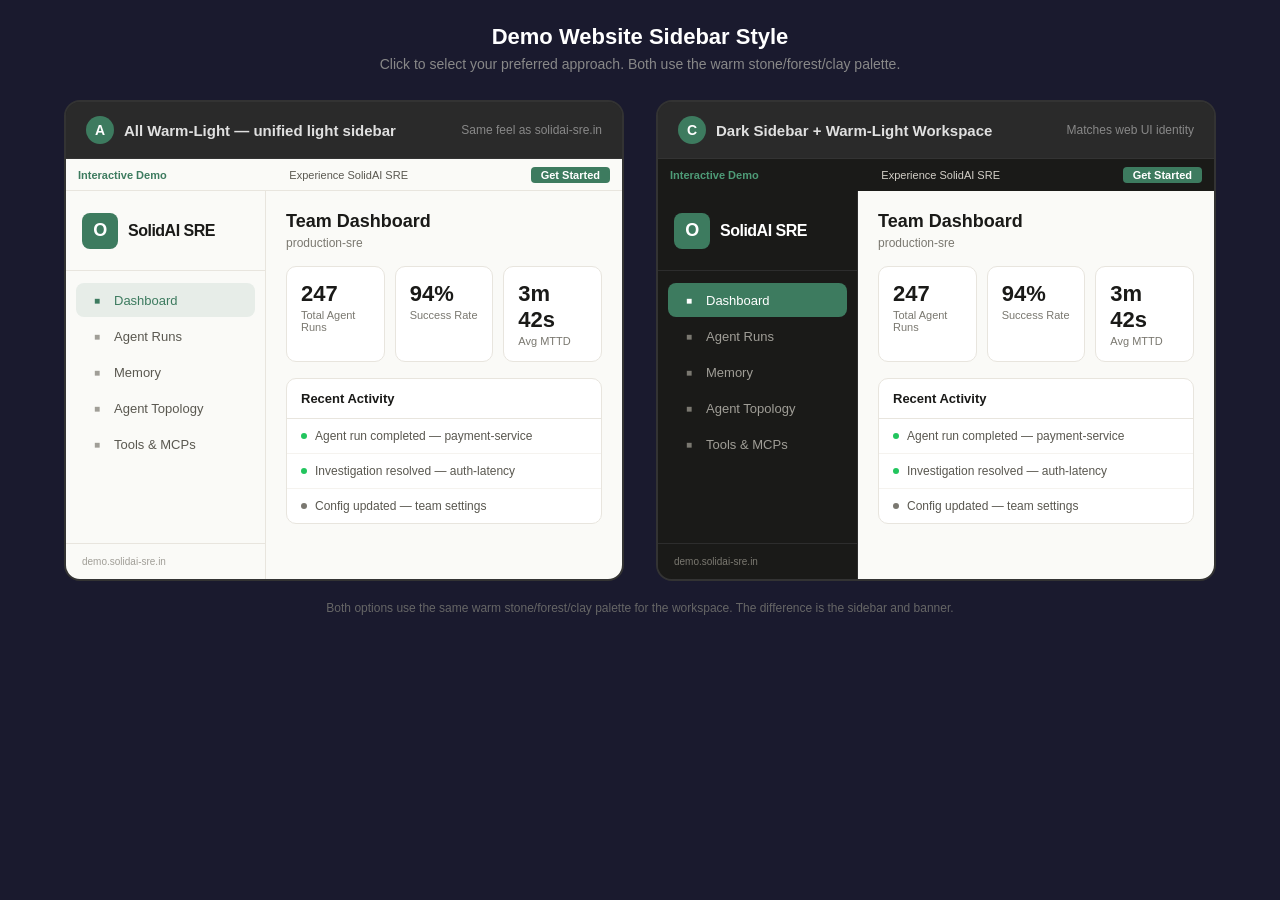
<file: .superpowers/brainstorm/99524-1774689342/content/sidebar-comparison.html>
<!DOCTYPE html>
<html lang="en">
<head>
<meta charset="UTF-8">
<meta name="viewport" content="width=device-width, initial-scale=1.0">
<title>Demo Sidebar Visual Comparison</title>
<style>
  * { margin: 0; padding: 0; box-sizing: border-box; }
  body { font-family: -apple-system, BlinkMacSystemFont, 'Segoe UI', sans-serif; background: #1a1a2e; color: #e0e0e0; padding: 24px; }

  h1 { text-align: center; font-size: 22px; color: #fff; margin-bottom: 6px; }
  .subtitle { text-align: center; font-size: 14px; color: #888; margin-bottom: 28px; }

  .comparison { display: flex; gap: 32px; justify-content: center; flex-wrap: wrap; }

  .option-card {
    flex: 1; min-width: 440px; max-width: 560px;
    border: 2px solid #333; border-radius: 16px; overflow: hidden;
    cursor: pointer; transition: border-color 0.2s, box-shadow 0.2s;
    background: #222;
  }
  .option-card:hover { border-color: #555; }
  .option-card.selected { border-color: #3D7B5F; box-shadow: 0 0 20px rgba(61,123,95,0.3); }

  .option-label {
    padding: 14px 20px;
    font-size: 15px; font-weight: 700;
    display: flex; align-items: center; gap: 10px;
    background: #2a2a2a; border-bottom: 1px solid #333;
  }
  .option-label .badge {
    display: inline-block; width: 28px; height: 28px; border-radius: 50%;
    background: #3D7B5F; color: #fff; font-size: 14px; font-weight: 700;
    text-align: center; line-height: 28px;
  }
  .option-label .desc { font-size: 12px; color: #888; font-weight: 400; margin-left: auto; }

  /* ---- Mockup frame ---- */
  .mockup-frame {
    display: flex; height: 420px; position: relative;
  }

  /* -- DEMO BANNER -- */
  .demo-banner {
    position: absolute; top: 0; left: 0; right: 0;
    height: 32px; display: flex; align-items: center; justify-content: space-between;
    padding: 0 12px; font-size: 11px; z-index: 10;
  }

  /* -- SIDEBAR -- */
  .sidebar {
    width: 200px; flex-shrink: 0;
    display: flex; flex-direction: column;
    padding-top: 32px; /* below banner */
    border-right: 1px solid;
  }
  .sidebar .logo-area {
    height: 80px; display: flex; align-items: center; padding: 0 16px;
    font-size: 16px; font-weight: 700; letter-spacing: -0.5px;
  }
  .sidebar .logo-area .logo-icon {
    width: 36px; height: 36px; border-radius: 8px; margin-right: 10px;
    display: flex; align-items: center; justify-content: center; font-size: 18px;
  }
  .sidebar nav { flex: 1; padding: 12px 10px; display: flex; flex-direction: column; gap: 2px; }
  .sidebar nav a {
    display: flex; align-items: center; gap: 8px;
    padding: 8px 12px; border-radius: 8px; font-size: 13px; font-weight: 500;
    text-decoration: none; transition: background 0.15s;
  }
  .sidebar nav a .icon {
    width: 18px; height: 18px; border-radius: 4px;
    display: flex; align-items: center; justify-content: center; font-size: 10px;
  }
  .sidebar .footer {
    padding: 12px 16px; font-size: 10px;
  }

  /* -- WORKSPACE -- */
  .workspace {
    flex: 1; padding-top: 32px; overflow: hidden;
  }
  .workspace-inner { padding: 20px; }
  .workspace h2 { font-size: 18px; font-weight: 700; margin-bottom: 4px; }
  .workspace .sub { font-size: 12px; margin-bottom: 16px; }

  .stat-grid { display: grid; grid-template-columns: repeat(3, 1fr); gap: 10px; margin-bottom: 16px; }
  .stat-card {
    padding: 14px; border-radius: 10px; border: 1px solid;
  }
  .stat-card .val { font-size: 22px; font-weight: 700; }
  .stat-card .label { font-size: 11px; margin-top: 2px; }

  .activity-card {
    border-radius: 10px; border: 1px solid; overflow: hidden;
  }
  .activity-card .header {
    padding: 12px 14px; font-size: 13px; font-weight: 600;
    border-bottom: 1px solid;
  }
  .activity-card .row {
    padding: 10px 14px; font-size: 12px;
    border-bottom: 1px solid;
    display: flex; align-items: center; gap: 8px;
  }
  .activity-card .row:last-child { border-bottom: none; }
  .activity-card .dot { width: 6px; height: 6px; border-radius: 50%; flex-shrink: 0; }

  /* ========== OPTION A: All Warm-Light ========== */
  .optA .demo-banner { background: #FAFAF7; color: #5A5850; border-bottom: 1px solid #E8E5DE; }
  .optA .demo-banner .highlight { color: #3D7B5F; font-weight: 600; }
  .optA .demo-banner .cta { background: #3D7B5F; color: #fff; padding: 2px 10px; border-radius: 4px; font-weight: 600; }

  .optA .sidebar { background: #FAFAF7; border-right-color: #E8E5DE; }
  .optA .sidebar .logo-area { color: #1A1A18; border-bottom: 1px solid #E8E5DE; }
  .optA .sidebar .logo-area .logo-icon { background: #3D7B5F; color: #fff; }
  .optA .sidebar nav a { color: #5A5850; }
  .optA .sidebar nav a:hover { background: #F5F3EF; }
  .optA .sidebar nav a.active { background: rgba(61,123,95,0.1); color: #3D7B5F; }
  .optA .sidebar nav a.active .icon { color: #3D7B5F; }
  .optA .sidebar nav a .icon { color: #A09E97; }
  .optA .sidebar .footer { color: #A09E97; border-top: 1px solid #E8E5DE; }

  .optA .workspace { background: #FAFAF7; }
  .optA .workspace h2 { color: #1A1A18; }
  .optA .workspace .sub { color: #7A7870; }

  .optA .stat-card { background: #fff; border-color: #E8E5DE; }
  .optA .stat-card .val { color: #1A1A18; }
  .optA .stat-card .label { color: #7A7870; }

  .optA .activity-card { background: #fff; border-color: #E8E5DE; }
  .optA .activity-card .header { color: #1A1A18; border-bottom-color: #E8E5DE; }
  .optA .activity-card .row { color: #5A5850; border-bottom-color: #F5F3EF; }

  /* ========== OPTION C: Dark Sidebar + Warm-Light Workspace ========== */
  .optC .demo-banner { background: #1A1A18; color: #D4D0C8; }
  .optC .demo-banner .highlight { color: #4E9B77; font-weight: 600; }
  .optC .demo-banner .cta { background: #3D7B5F; color: #fff; padding: 2px 10px; border-radius: 4px; font-weight: 600; }

  .optC .sidebar { background: #1A1A18; border-right-color: #2D2D2D; }
  .optC .sidebar .logo-area { color: #fff; border-bottom: 1px solid #2D2D2D; }
  .optC .sidebar .logo-area .logo-icon { background: #3D7B5F; color: #fff; }
  .optC .sidebar nav a { color: #A09E97; }
  .optC .sidebar nav a:hover { background: rgba(255,255,255,0.05); }
  .optC .sidebar nav a.active { background: #3D7B5F; color: #fff; }
  .optC .sidebar nav a.active .icon { color: #fff; }
  .optC .sidebar nav a .icon { color: #7A7870; }
  .optC .sidebar .footer { color: #7A7870; border-top: 1px solid #2D2D2D; }

  .optC .workspace { background: #FAFAF7; }
  .optC .workspace h2 { color: #1A1A18; }
  .optC .workspace .sub { color: #7A7870; }

  .optC .stat-card { background: #fff; border-color: #E8E5DE; }
  .optC .stat-card .val { color: #1A1A18; }
  .optC .stat-card .label { color: #7A7870; }

  .optC .activity-card { background: #fff; border-color: #E8E5DE; }
  .optC .activity-card .header { color: #1A1A18; border-bottom-color: #E8E5DE; }
  .optC .activity-card .row { color: #5A5850; border-bottom-color: #F5F3EF; }

  /* Selection indicator */
  .option-card .check { display: none; position: absolute; top: 12px; right: 12px; width: 24px; height: 24px; background: #3D7B5F; border-radius: 50%; color: #fff; text-align: center; line-height: 24px; font-size: 14px; }
  .option-card.selected .check { display: block; }
  .option-card { position: relative; }

  .note { text-align: center; font-size: 12px; color: #666; margin-top: 20px; }
</style>
</head>
<body>

<h1>Demo Website Sidebar Style</h1>
<p class="subtitle">Click to select your preferred approach. Both use the warm stone/forest/clay palette.</p>

<div class="comparison">

  <!-- OPTION A -->
  <div class="option-card" onclick="selectOption(this, 'A')">
    <div class="check">&#10003;</div>
    <div class="option-label">
      <span class="badge">A</span>
      All Warm-Light — unified light sidebar
      <span class="desc">Same feel as solidai-sre.in</span>
    </div>
    <div class="mockup-frame optA">
      <div class="demo-banner">
        <span class="highlight">Interactive Demo</span>
        <span>Experience SolidAI SRE</span>
        <span class="cta">Get Started</span>
      </div>
      <div class="sidebar">
        <div class="logo-area">
          <div class="logo-icon">O</div>
          SolidAI SRE
        </div>
        <nav>
          <a class="active"><span class="icon">&#9632;</span> Dashboard</a>
          <a><span class="icon">&#9632;</span> Agent Runs</a>
          <a><span class="icon">&#9632;</span> Memory</a>
          <a><span class="icon">&#9632;</span> Agent Topology</a>
          <a><span class="icon">&#9632;</span> Tools & MCPs</a>
        </nav>
        <div class="footer">demo.solidai-sre.in</div>
      </div>
      <div class="workspace">
        <div class="workspace-inner">
          <h2>Team Dashboard</h2>
          <p class="sub">production-sre</p>
          <div class="stat-grid">
            <div class="stat-card">
              <div class="val">247</div>
              <div class="label">Total Agent Runs</div>
            </div>
            <div class="stat-card">
              <div class="val">94%</div>
              <div class="label">Success Rate</div>
            </div>
            <div class="stat-card">
              <div class="val">3m 42s</div>
              <div class="label">Avg MTTD</div>
            </div>
          </div>
          <div class="activity-card">
            <div class="header">Recent Activity</div>
            <div class="row"><span class="dot" style="background:#22c55e"></span> Agent run completed — payment-service</div>
            <div class="row"><span class="dot" style="background:#22c55e"></span> Investigation resolved — auth-latency</div>
            <div class="row"><span class="dot" style="background:#7A7870"></span> Config updated — team settings</div>
          </div>
        </div>
      </div>
    </div>
  </div>

  <!-- OPTION C -->
  <div class="option-card" onclick="selectOption(this, 'C')">
    <div class="check">&#10003;</div>
    <div class="option-label">
      <span class="badge">C</span>
      Dark Sidebar + Warm-Light Workspace
      <span class="desc">Matches web UI identity</span>
    </div>
    <div class="mockup-frame optC">
      <div class="demo-banner">
        <span class="highlight">Interactive Demo</span>
        <span>Experience SolidAI SRE</span>
        <span class="cta">Get Started</span>
      </div>
      <div class="sidebar">
        <div class="logo-area">
          <div class="logo-icon">O</div>
          SolidAI SRE
        </div>
        <nav>
          <a class="active"><span class="icon">&#9632;</span> Dashboard</a>
          <a><span class="icon">&#9632;</span> Agent Runs</a>
          <a><span class="icon">&#9632;</span> Memory</a>
          <a><span class="icon">&#9632;</span> Agent Topology</a>
          <a><span class="icon">&#9632;</span> Tools & MCPs</a>
        </nav>
        <div class="footer">demo.solidai-sre.in</div>
      </div>
      <div class="workspace">
        <div class="workspace-inner">
          <h2>Team Dashboard</h2>
          <p class="sub">production-sre</p>
          <div class="stat-grid">
            <div class="stat-card">
              <div class="val">247</div>
              <div class="label">Total Agent Runs</div>
            </div>
            <div class="stat-card">
              <div class="val">94%</div>
              <div class="label">Success Rate</div>
            </div>
            <div class="stat-card">
              <div class="val">3m 42s</div>
              <div class="label">Avg MTTD</div>
            </div>
          </div>
          <div class="activity-card">
            <div class="header">Recent Activity</div>
            <div class="row"><span class="dot" style="background:#22c55e"></span> Agent run completed — payment-service</div>
            <div class="row"><span class="dot" style="background:#22c55e"></span> Investigation resolved — auth-latency</div>
            <div class="row"><span class="dot" style="background:#7A7870"></span> Config updated — team settings</div>
          </div>
        </div>
      </div>
    </div>
  </div>

</div>

<p class="note">Both options use the same warm stone/forest/clay palette for the workspace. The difference is the sidebar and banner.</p>

<script>
  let selected = null;
  function selectOption(el, choice) {
    document.querySelectorAll('.option-card').forEach(c => c.classList.remove('selected'));
    el.classList.add('selected');
    selected = choice;
    // Try to communicate selection
    try {
      if (window.__superpowers_select) window.__superpowers_select(choice);
    } catch(e) {}
  }
</script>

</body>
</html>
</file>
